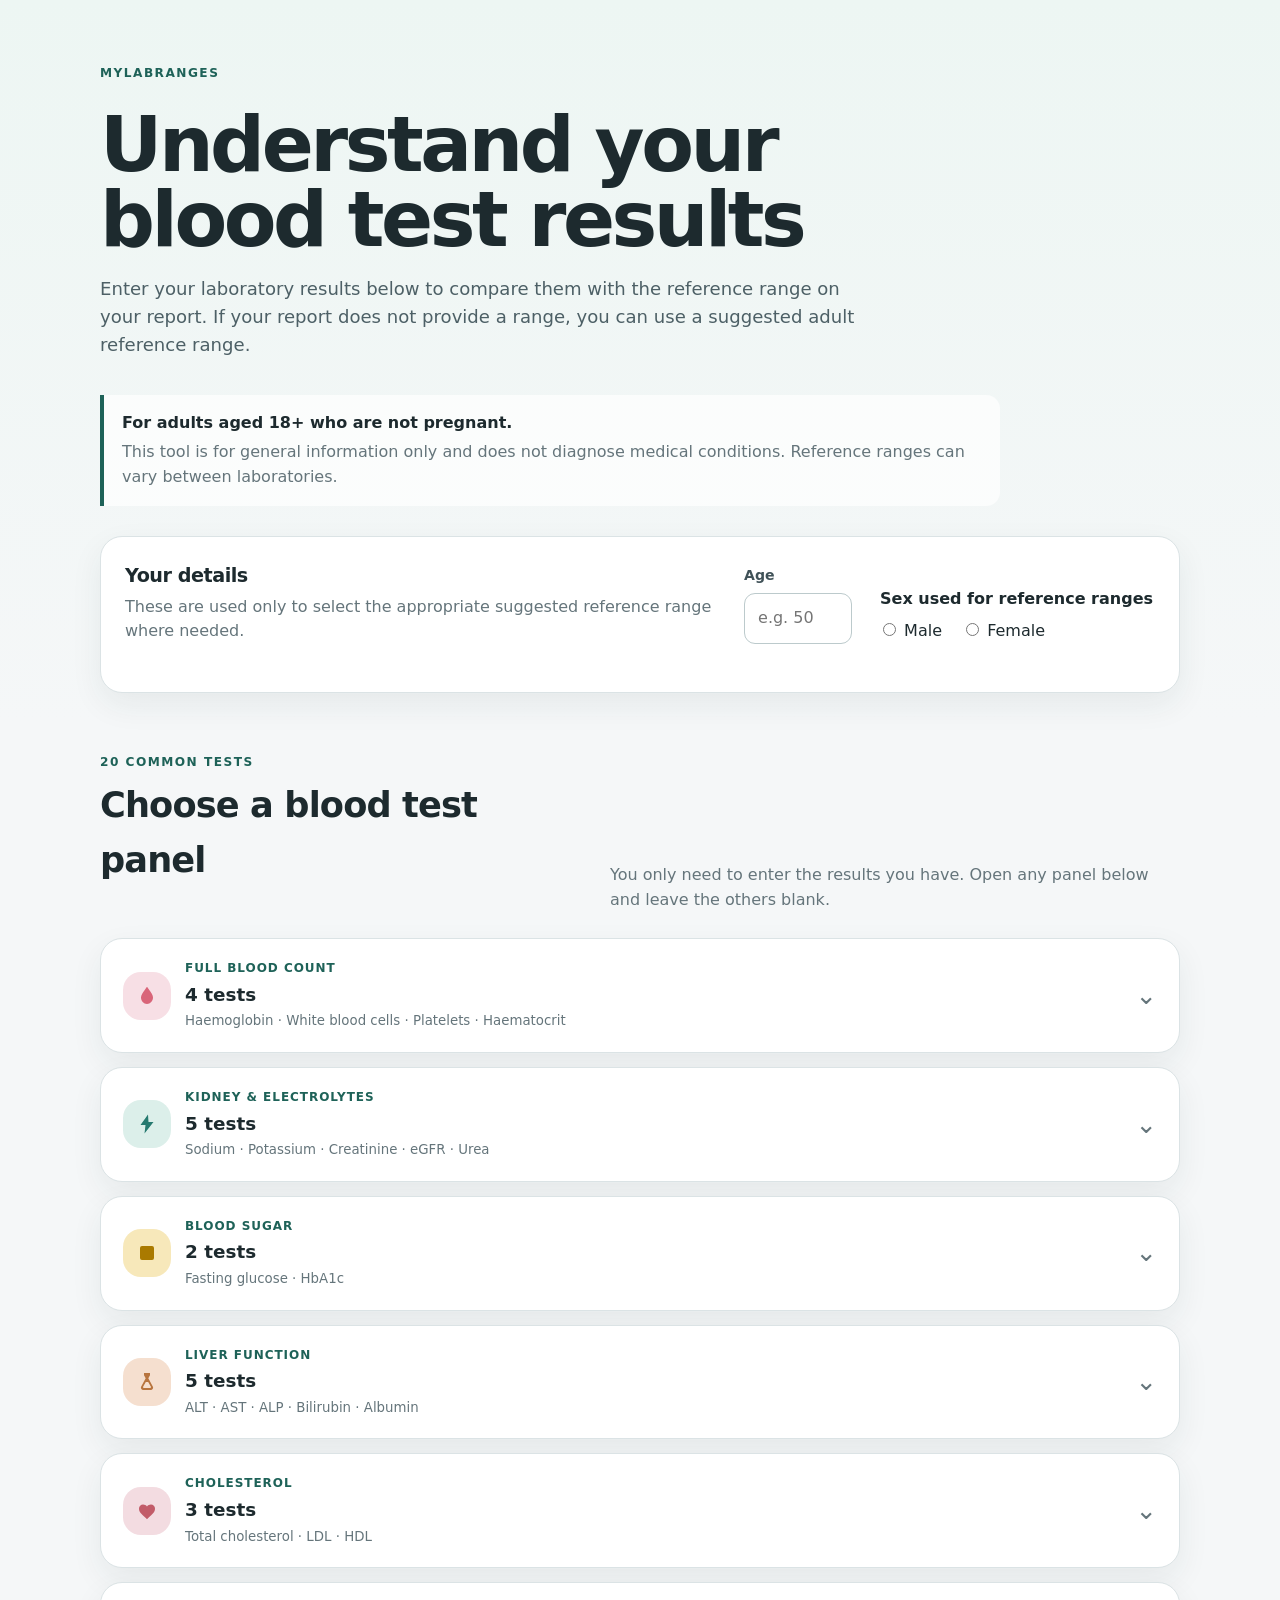
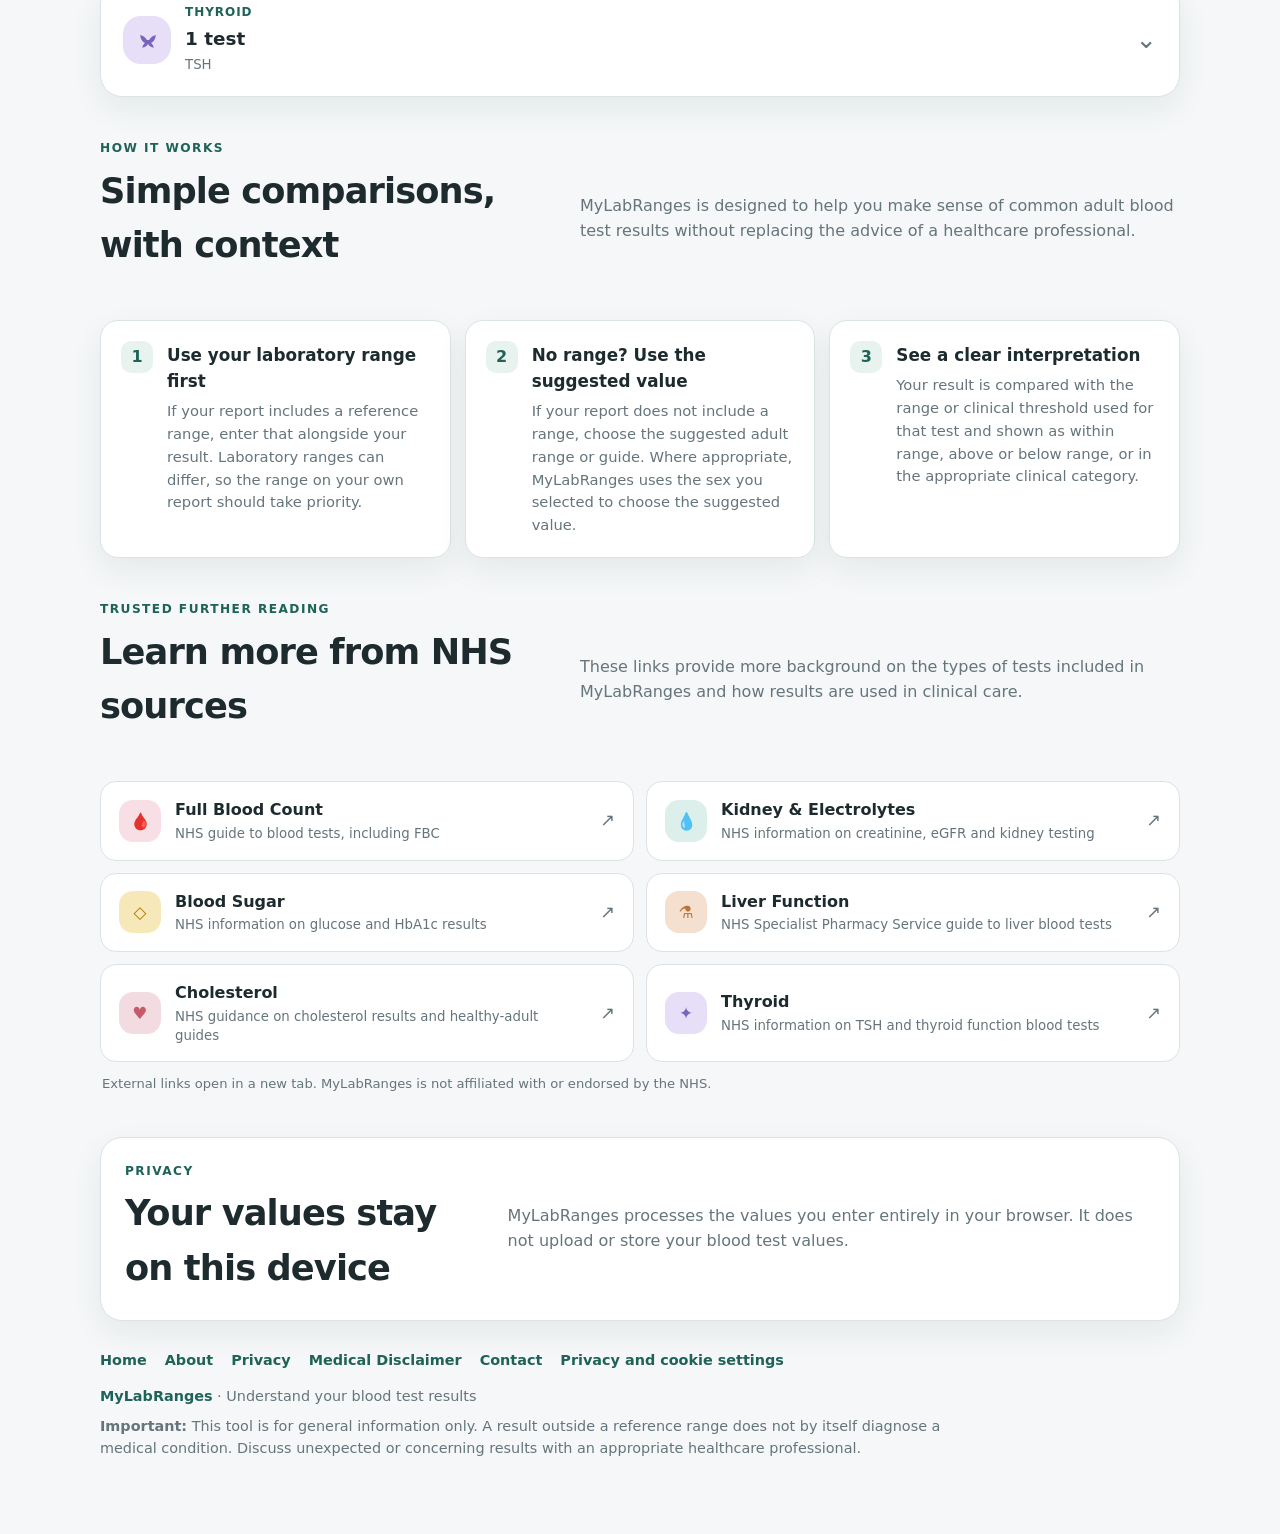
<file: index.html>
<!DOCTYPE html>
<html lang="en-GB">
<head>
  <meta charset="UTF-8" />
  <meta name="viewport" content="width=device-width, initial-scale=1.0" />

  <title>MyLabRanges | Understand your blood test results</title>
  <meta name="description" content="MyLabRanges helps adults compare common blood test results with the reference ranges on their laboratory report, or use suggested adult ranges when none are provided." />
  <meta name="robots" content="index, follow" />
  <link rel="canonical" href="https://mylabranges.com/" />

  <!-- Open Graph / social sharing -->
  <meta property="og:type" content="website" />
  <meta property="og:site_name" content="MyLabRanges" />
  <meta property="og:locale" content="en_GB" />
  <meta property="og:url" content="https://mylabranges.com/" />
  <meta property="og:title" content="MyLabRanges | Understand your blood test results" />
  <meta property="og:description" content="Compare common blood test results with the ranges on your laboratory report, or use suggested adult ranges when none are provided." />
  <meta property="og:image" content="https://mylabranges.com/social-preview.png" />
  <meta property="og:image:width" content="1200" />
  <meta property="og:image:height" content="630" />
  <meta property="og:image:alt" content="MyLabRanges – understand your blood test results" />

  <!-- X / Twitter -->
  <meta name="twitter:card" content="summary_large_image" />
  <meta name="twitter:title" content="MyLabRanges | Understand your blood test results" />
  <meta name="twitter:description" content="Compare common blood test results with your laboratory reference ranges or suggested adult ranges." />
  <meta name="twitter:image" content="https://mylabranges.com/social-preview.png" />

  <!-- Favicon and home-screen icons -->
  <link rel="icon" href="favicon.ico" sizes="any" />
  <link rel="icon" type="image/svg+xml" href="favicon.svg" />
  <link rel="icon" type="image/png" sizes="32x32" href="favicon-32x32.png" />
  <link rel="icon" type="image/png" sizes="16x16" href="favicon-16x16.png" />
  <link rel="apple-touch-icon" sizes="180x180" href="apple-touch-icon.png" />
  <link rel="manifest" href="site.webmanifest" />
  <meta name="theme-color" content="#17675d" />
  <meta name="apple-mobile-web-app-title" content="MyLabRanges" />
  <meta name="mobile-web-app-capable" content="yes" />

  <link rel="stylesheet" href="style.css" />
  <meta name="google-adsense-account" content="ca-pub-7759235938318828" />
  <!-- Google AdSense and published European consent message -->
  <script async src="https://pagead2.googlesyndication.com/pagead/js/adsbygoogle.js?client=ca-pub-7759235938318828" crossorigin="anonymous"></script>
  <script defer src="privacy-choices.js"></script>
</head>
<body>
  <header class="site-header">
    <div class="container hero">
      <p class="eyebrow">MyLabRanges</p>
      <h1>Understand your blood test results</h1>
      <p class="hero-copy">
        Enter your laboratory results below to compare them with the reference range on your report.
        If your report does not provide a range, you can use a suggested adult reference range.
      </p>

      <div class="notice" role="note">
        <strong>For adults aged 18+ who are not pregnant.</strong>
        <span>This tool is for general information only and does not diagnose medical conditions. Reference ranges can vary between laboratories.</span>
      </div>

      <section class="profile-card" aria-labelledby="your-details-heading">
        <div>
          <h2 id="your-details-heading">Your details</h2>
          <p>These are used only to select the appropriate suggested reference range where needed.</p>
        </div>
        <div class="profile-controls">
          <label class="field compact-field">
            <span>Age</span>
            <input id="age" type="number" min="0" max="120" inputmode="numeric" placeholder="e.g. 50" />
          </label>

          <fieldset class="sex-selector">
            <legend>Sex used for reference ranges</legend>
            <label><input type="radio" name="sex" value="male" /> Male</label>
            <label><input type="radio" name="sex" value="female" /> Female</label>
          </fieldset>
        </div>
        <p id="age-message" class="inline-message" aria-live="polite"></p>
      </section>
    </div>
  </header>

  <main class="container main-content">
    <section class="section-heading">
      <div>
        <p class="eyebrow">20 common tests</p>
        <h2>Choose a blood test panel</h2>
      </div>
      <p>You only need to enter the results you have. Open any panel below and leave the others blank.</p>
    </section>

    <div id="panels" class="panels"></div>

    <section id="summary-section" class="summary-section" hidden>
      <div class="section-heading compact">
        <div>
          <p class="eyebrow">Summary</p>
          <h2>Your results</h2>
        </div>
        <button id="clear-results" class="secondary-button" type="button">Clear all results</button>
      </div>
      <div id="summary-stats" class="summary-stats"></div>
      <div id="summary-list" class="summary-list"></div>
    </section>

    <section class="info-section" aria-labelledby="how-it-works-heading">
      <div class="section-heading compact info-heading">
        <div>
          <p class="eyebrow">How it works</p>
          <h2 id="how-it-works-heading">Simple comparisons, with context</h2>
        </div>
        <p>MyLabRanges is designed to help you make sense of common adult blood test results without replacing the advice of a healthcare professional.</p>
      </div>

      <div class="how-grid">
        <article class="how-card">
          <span class="how-number" aria-hidden="true">1</span>
          <div>
            <h3>Use your laboratory range first</h3>
            <p>If your report includes a reference range, enter that alongside your result. Laboratory ranges can differ, so the range on your own report should take priority.</p>
          </div>
        </article>

        <article class="how-card">
          <span class="how-number" aria-hidden="true">2</span>
          <div>
            <h3>No range? Use the suggested value</h3>
            <p>If your report does not include a range, choose the suggested adult range or guide. Where appropriate, MyLabRanges uses the sex you selected to choose the suggested value.</p>
          </div>
        </article>

        <article class="how-card">
          <span class="how-number" aria-hidden="true">3</span>
          <div>
            <h3>See a clear interpretation</h3>
            <p>Your result is compared with the range or clinical threshold used for that test and shown as within range, above or below range, or in the appropriate clinical category.</p>
          </div>
        </article>
      </div>
    </section>

    <section class="reading-section" aria-labelledby="further-reading-heading">
      <div class="section-heading compact info-heading">
        <div>
          <p class="eyebrow">Trusted further reading</p>
          <h2 id="further-reading-heading">Learn more from NHS sources</h2>
        </div>
        <p>These links provide more background on the types of tests included in MyLabRanges and how results are used in clinical care.</p>
      </div>

      <div class="reading-grid">
        <a class="reading-card reading-fbc" href="https://www.nhs.uk/tests-and-treatments/blood-tests/" target="_blank" rel="noopener noreferrer">
          <span class="reading-icon" aria-hidden="true">🩸</span>
          <span><strong>Full Blood Count</strong><small>NHS guide to blood tests, including FBC</small></span>
          <span class="external-arrow" aria-hidden="true">↗</span>
        </a>

        <a class="reading-card reading-kidney" href="https://www.nhs.uk/conditions/kidney-disease/diagnosis/" target="_blank" rel="noopener noreferrer">
          <span class="reading-icon" aria-hidden="true">💧</span>
          <span><strong>Kidney &amp; Electrolytes</strong><small>NHS information on creatinine, eGFR and kidney testing</small></span>
          <span class="external-arrow" aria-hidden="true">↗</span>
        </a>

        <a class="reading-card reading-glucose" href="https://www.nhs.uk/conditions/high-blood-sugar-hyperglycaemia/" target="_blank" rel="noopener noreferrer">
          <span class="reading-icon" aria-hidden="true">◇</span>
          <span><strong>Blood Sugar</strong><small>NHS information on glucose and HbA1c results</small></span>
          <span class="external-arrow" aria-hidden="true">↗</span>
        </a>

        <a class="reading-card reading-liver" href="https://www.sps.nhs.uk/articles/assessing-liver-function-and-interpreting-liver-blood-tests/" target="_blank" rel="noopener noreferrer">
          <span class="reading-icon" aria-hidden="true">⚗</span>
          <span><strong>Liver Function</strong><small>NHS Specialist Pharmacy Service guide to liver blood tests</small></span>
          <span class="external-arrow" aria-hidden="true">↗</span>
        </a>

        <a class="reading-card reading-cholesterol" href="https://www.nhs.uk/conditions/high-cholesterol/cholesterol-levels/" target="_blank" rel="noopener noreferrer">
          <span class="reading-icon" aria-hidden="true">♥</span>
          <span><strong>Cholesterol</strong><small>NHS guidance on cholesterol results and healthy-adult guides</small></span>
          <span class="external-arrow" aria-hidden="true">↗</span>
        </a>

        <a class="reading-card reading-thyroid" href="https://www.nhs.uk/conditions/overactive-thyroid-hyperthyroidism/diagnosis/" target="_blank" rel="noopener noreferrer">
          <span class="reading-icon" aria-hidden="true">✦</span>
          <span><strong>Thyroid</strong><small>NHS information on TSH and thyroid function blood tests</small></span>
          <span class="external-arrow" aria-hidden="true">↗</span>
        </a>
      </div>

      <p class="reading-note">External links open in a new tab. MyLabRanges is not affiliated with or endorsed by the NHS.</p>
    </section>

    <section class="privacy-card">
      <div>
        <p class="eyebrow">Privacy</p>
        <h2>Your values stay on this device</h2>
      </div>
      <p>MyLabRanges processes the values you enter entirely in your browser. It does not upload or store your blood test values.</p>
    </section>

    <footer>
      <nav class="footer-links" aria-label="Site information">
        <a href="/">Home</a>
        <a href="about.html">About</a>
        <a href="privacy.html">Privacy</a>
        <a href="medical-disclaimer.html">Medical Disclaimer</a>
        <a href="contact.html">Contact</a>
              <a href="privacy.html#privacy-choices" data-privacy-choices>Privacy and cookie settings</a>
      </nav>
      <p class="footer-brand"><strong>MyLabRanges</strong> · Understand your blood test results</p>
      <p><strong>Important:</strong> This tool is for general information only. A result outside a reference range does not by itself diagnose a medical condition. Discuss unexpected or concerning results with an appropriate healthcare professional.</p>
    </footer>
  </main>

  <script src="script.js"></script>

  <!-- Cloudflare Web Analytics -->
  <script type='module' src='https://static.cloudflareinsights.com/beacon.min.js' data-cf-beacon='{"token": "a8dce72ec40d4a29a853e3ef748583b7"}'></script>
  <!-- End Cloudflare Web Analytics -->
</body>
</html>
</file>
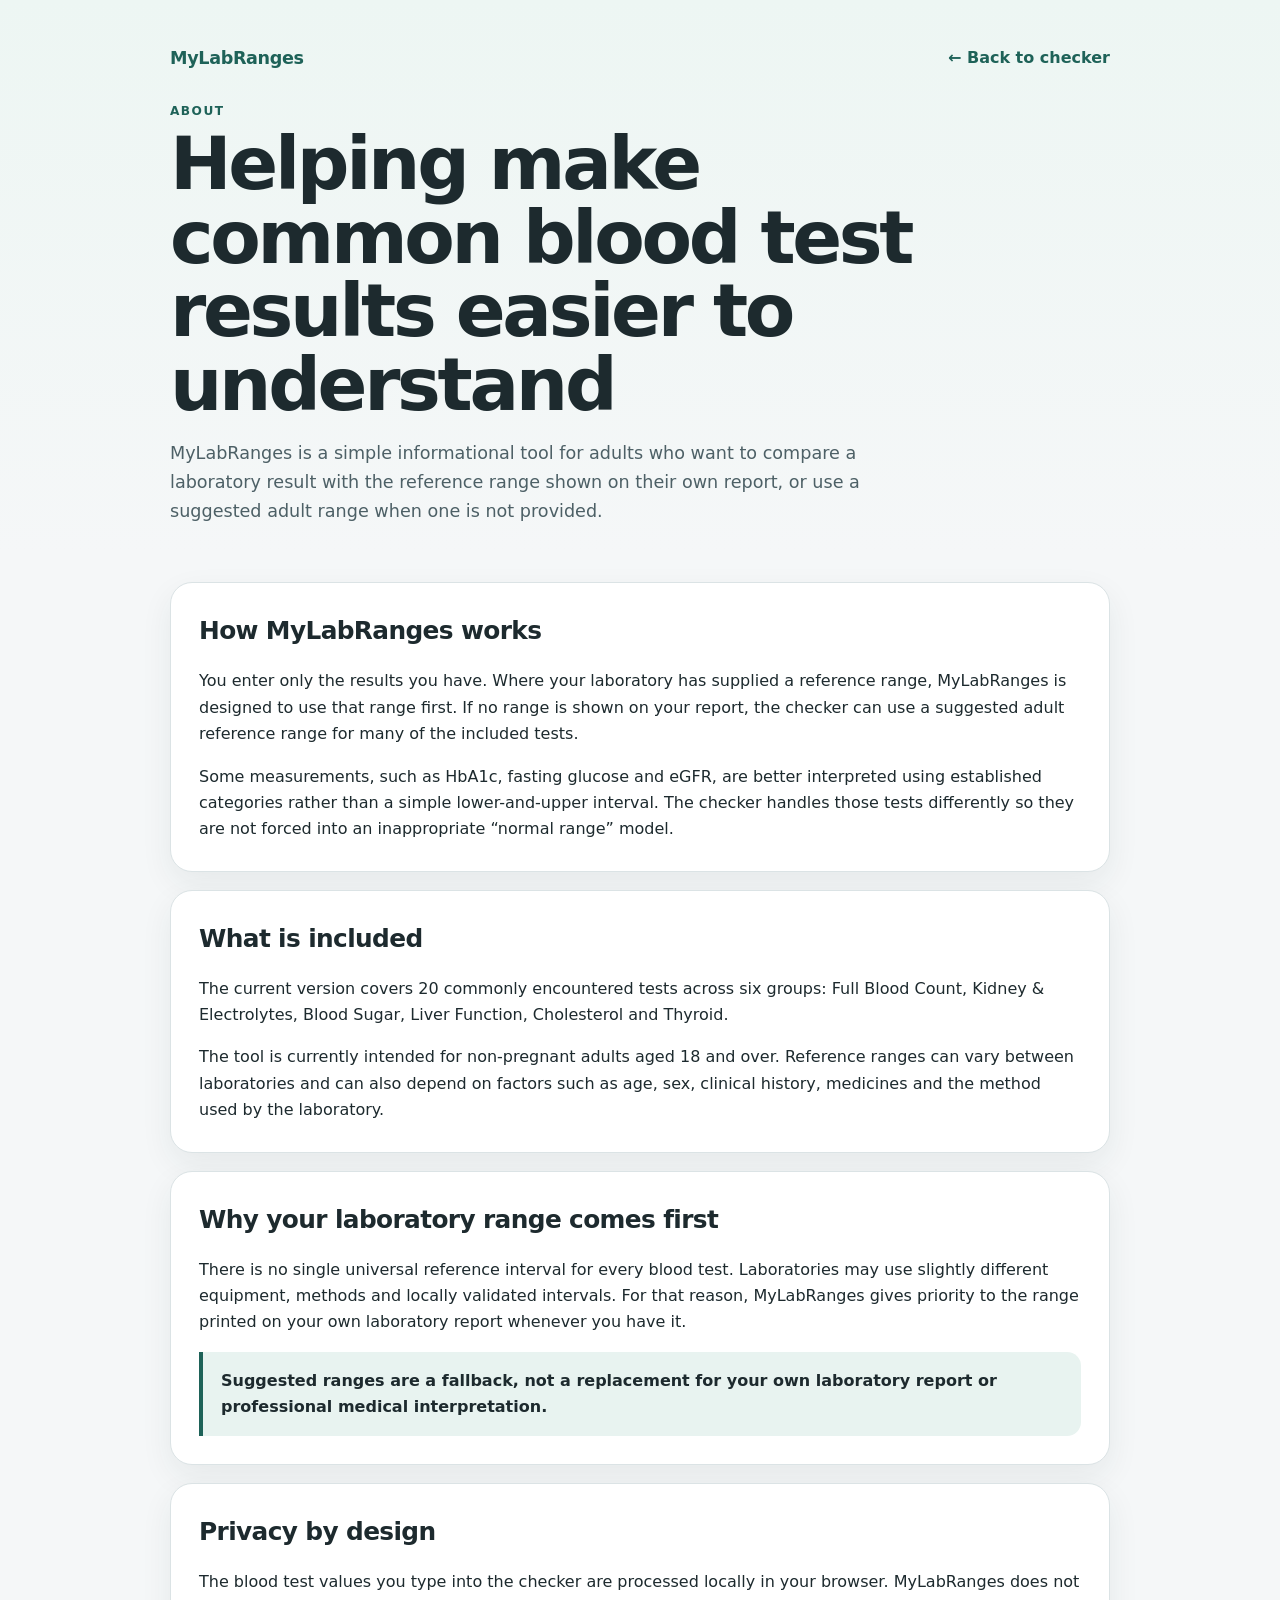
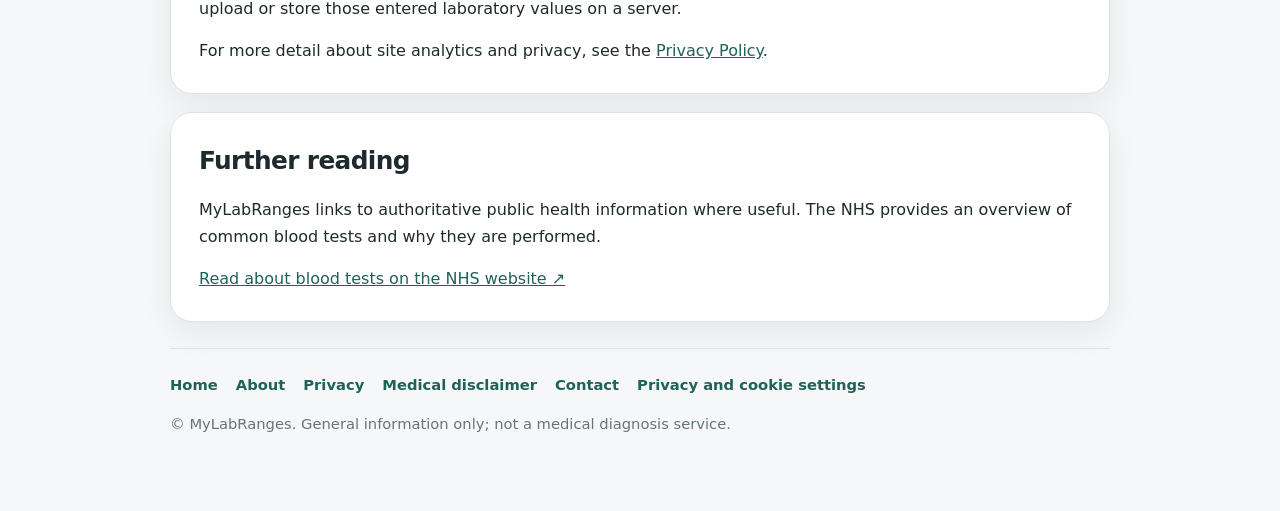
<file: about.html>
<!DOCTYPE html>
<html lang="en-GB">
<head>
  <meta charset="UTF-8" />
  <meta name="viewport" content="width=device-width, initial-scale=1.0" />
  <meta name="description" content="About MyLabRanges: a simple browser-based tool for comparing adult blood test results with laboratory or suggested reference ranges." />
  <link rel="canonical" href="https://mylabranges.com/about.html" />
  <title>About MyLabRanges</title>
  <link rel="stylesheet" href="support-pages.css" />
  <link rel="icon" type="image/png" sizes="32x32" href="favicon-32x32.png" />
  <link rel="apple-touch-icon" sizes="180x180" href="apple-touch-icon.png" />
  <meta name="google-adsense-account" content="ca-pub-7759235938318828" />
  <!-- Google AdSense and published European consent message -->
  <script async src="https://pagead2.googlesyndication.com/pagead/js/adsbygoogle.js?client=ca-pub-7759235938318828" crossorigin="anonymous"></script>
  <script defer src="privacy-choices.js"></script>
</head>
<body>
  <header class="site-header">
    <div class="container">
      <div class="brand-row">
        <a class="brand" href="/">MyLabRanges</a>
        <a class="back-link" href="/">← Back to checker</a>
      </div>
      <p class="eyebrow">About</p>
      <h1>Helping make common blood test results easier to understand</h1>
      <p class="lead">MyLabRanges is a simple informational tool for adults who want to compare a laboratory result with the reference range shown on their own report, or use a suggested adult range when one is not provided.</p>
    </div>
  </header>

  <main class="container">
    <section class="card">
      <h2>How MyLabRanges works</h2>
      <p>You enter only the results you have. Where your laboratory has supplied a reference range, MyLabRanges is designed to use that range first. If no range is shown on your report, the checker can use a suggested adult reference range for many of the included tests.</p>
      <p>Some measurements, such as HbA1c, fasting glucose and eGFR, are better interpreted using established categories rather than a simple lower-and-upper interval. The checker handles those tests differently so they are not forced into an inappropriate “normal range” model.</p>
    </section>

    <section class="card">
      <h2>What is included</h2>
      <p>The current version covers 20 commonly encountered tests across six groups: Full Blood Count, Kidney & Electrolytes, Blood Sugar, Liver Function, Cholesterol and Thyroid.</p>
      <p>The tool is currently intended for non-pregnant adults aged 18 and over. Reference ranges can vary between laboratories and can also depend on factors such as age, sex, clinical history, medicines and the method used by the laboratory.</p>
    </section>

    <section class="card">
      <h2>Why your laboratory range comes first</h2>
      <p>There is no single universal reference interval for every blood test. Laboratories may use slightly different equipment, methods and locally validated intervals. For that reason, MyLabRanges gives priority to the range printed on your own laboratory report whenever you have it.</p>
      <div class="note"><strong>Suggested ranges are a fallback, not a replacement for your own laboratory report or professional medical interpretation.</strong></div>
    </section>

    <section class="card">
      <h2>Privacy by design</h2>
      <p>The blood test values you type into the checker are processed locally in your browser. MyLabRanges does not upload or store those entered laboratory values on a server.</p>
      <p>For more detail about site analytics and privacy, see the <a href="privacy.html">Privacy Policy</a>.</p>
    </section>

    <section class="card">
      <h2>Further reading</h2>
      <p>MyLabRanges links to authoritative public health information where useful. The NHS provides an overview of common blood tests and why they are performed.</p>
      <p><a href="https://www.nhs.uk/tests-and-treatments/blood-tests/" target="_blank" rel="noopener noreferrer">Read about blood tests on the NHS website ↗</a></p>
    </section>

    <footer class="site-footer">
      <nav class="footer-links" aria-label="Site information">
        <a href="/">Home</a><a href="about.html">About</a><a href="privacy.html">Privacy</a><a href="medical-disclaimer.html">Medical disclaimer</a>
        <a href="contact.html">Contact</a>
              <a href="privacy.html#privacy-choices" data-privacy-choices>Privacy and cookie settings</a>
      </nav>
      <p>© MyLabRanges. General information only; not a medical diagnosis service.</p>
    </footer>
  </main>
</body>
</html>
</file>
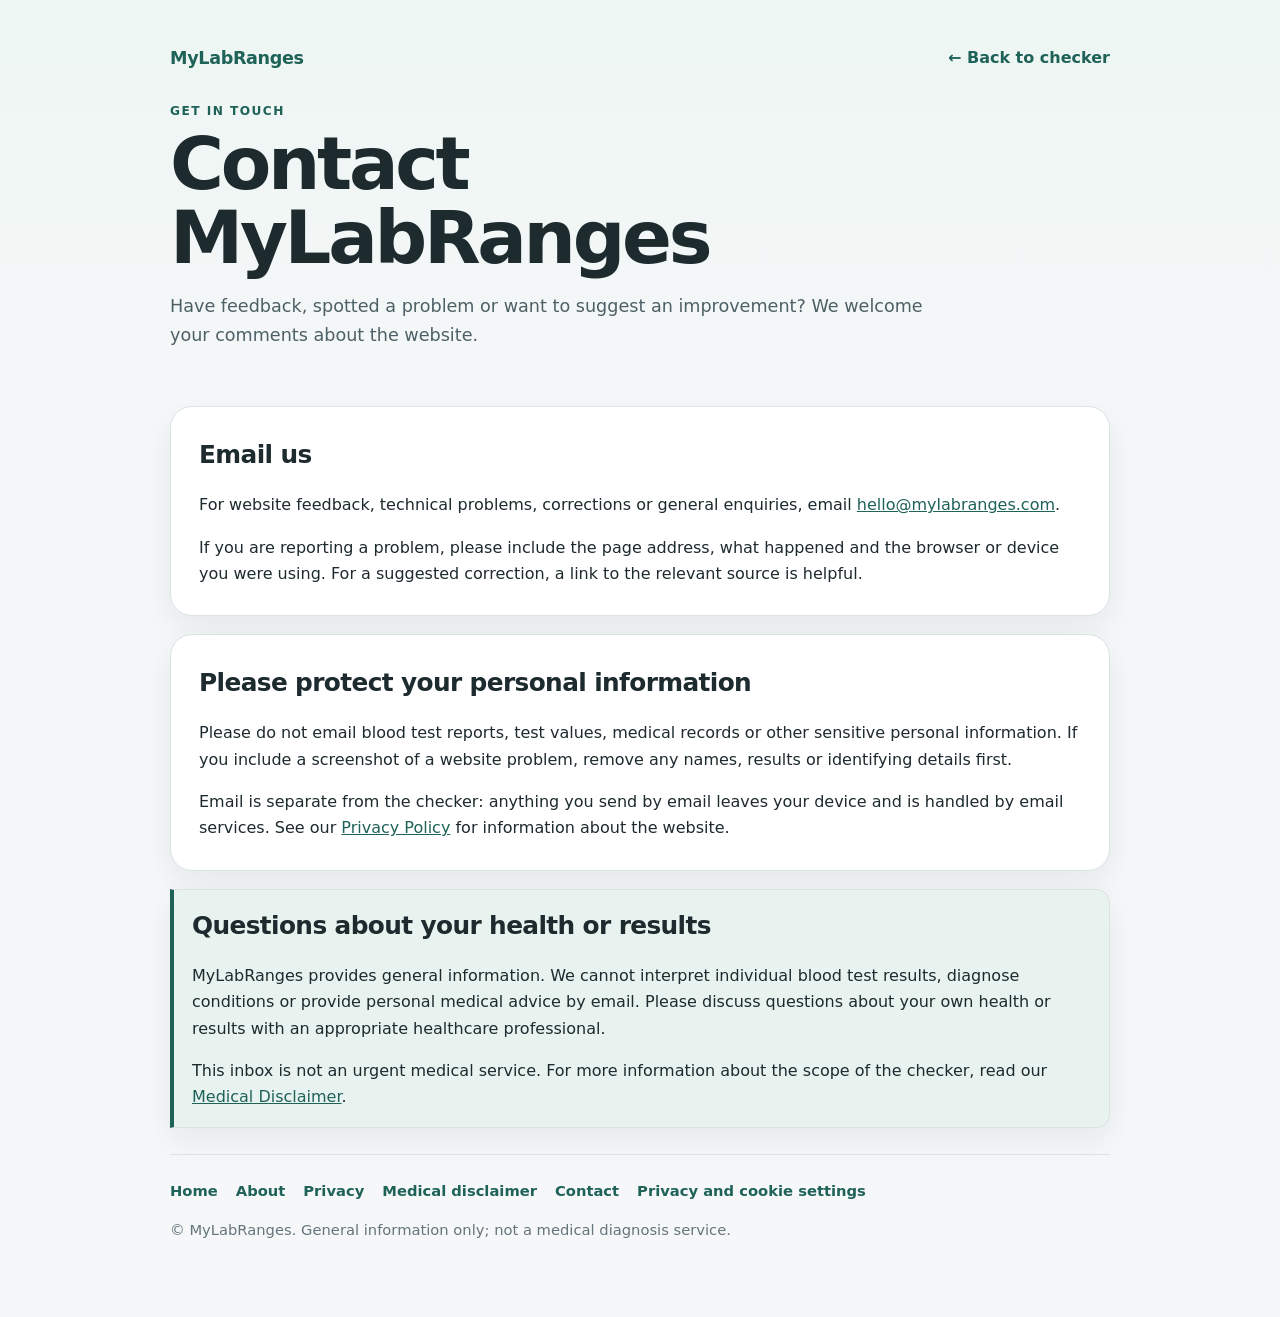
<file: contact.html>
<!DOCTYPE html>
<html lang="en-GB">
<head>
  <meta charset="UTF-8" />
  <meta name="viewport" content="width=device-width, initial-scale=1.0" />

  <title>Contact | MyLabRanges</title>
  <meta name="description" content="Contact MyLabRanges with website feedback, technical problems, corrections or general enquiries." />
  <meta name="robots" content="index, follow" />
  <link rel="canonical" href="https://mylabranges.com/contact.html" />

  <!-- Open Graph / social sharing -->
  <meta property="og:type" content="website" />
  <meta property="og:site_name" content="MyLabRanges" />
  <meta property="og:locale" content="en_GB" />
  <meta property="og:url" content="https://mylabranges.com/contact.html" />
  <meta property="og:title" content="Contact | MyLabRanges" />
  <meta property="og:description" content="Contact MyLabRanges with website feedback, technical problems, corrections or general enquiries." />
  <meta property="og:image" content="https://mylabranges.com/social-preview.png" />
  <meta property="og:image:width" content="1200" />
  <meta property="og:image:height" content="630" />
  <meta property="og:image:alt" content="MyLabRanges – understand your blood test results" />

  <!-- X / Twitter -->
  <meta name="twitter:card" content="summary_large_image" />
  <meta name="twitter:title" content="Contact | MyLabRanges" />
  <meta name="twitter:description" content="Contact MyLabRanges with website feedback, technical problems, corrections or general enquiries." />
  <meta name="twitter:image" content="https://mylabranges.com/social-preview.png" />

  <!-- Favicon and home-screen icons -->
  <link rel="icon" href="favicon.ico" sizes="any" />
  <link rel="icon" type="image/svg+xml" href="favicon.svg" />
  <link rel="icon" type="image/png" sizes="32x32" href="favicon-32x32.png" />
  <link rel="icon" type="image/png" sizes="16x16" href="favicon-16x16.png" />
  <link rel="apple-touch-icon" sizes="180x180" href="apple-touch-icon.png" />
  <link rel="manifest" href="site.webmanifest" />
  <meta name="theme-color" content="#17675d" />
  <meta name="apple-mobile-web-app-title" content="MyLabRanges" />
  <meta name="mobile-web-app-capable" content="yes" />

  <link rel="stylesheet" href="support-pages.css" />
  <meta name="google-adsense-account" content="ca-pub-7759235938318828" />
  <!-- Google AdSense and published European consent message -->
  <script async src="https://pagead2.googlesyndication.com/pagead/js/adsbygoogle.js?client=ca-pub-7759235938318828" crossorigin="anonymous"></script>
  <script defer src="privacy-choices.js"></script>
</head>
<body>
  <header class="site-header">
    <div class="container">
      <div class="brand-row">
        <a class="brand" href="/">MyLabRanges</a>
        <a class="back-link" href="/">← Back to checker</a>
      </div>
      <p class="eyebrow">Get in touch</p>
      <h1>Contact MyLabRanges</h1>
      <p class="lead">Have feedback, spotted a problem or want to suggest an improvement? We welcome your comments about the website.</p>
    </div>
  </header>

  <main class="container">
    <section class="card" aria-labelledby="email-heading">
      <h2 id="email-heading">Email us</h2>
      <p>For website feedback, technical problems, corrections or general enquiries, email <a href="mailto:hello@mylabranges.com">hello@mylabranges.com</a>.</p>
      <p>If you are reporting a problem, please include the page address, what happened and the browser or device you were using. For a suggested correction, a link to the relevant source is helpful.</p>
    </section>

    <section class="card" aria-labelledby="privacy-heading">
      <h2 id="privacy-heading">Please protect your personal information</h2>
      <p>Please do not email blood test reports, test values, medical records or other sensitive personal information. If you include a screenshot of a website problem, remove any names, results or identifying details first.</p>
      <p>Email is separate from the checker: anything you send by email leaves your device and is handled by email services. See our <a href="privacy.html">Privacy Policy</a> for information about the website.</p>
    </section>

    <section class="card note" aria-labelledby="medical-heading">
      <h2 id="medical-heading">Questions about your health or results</h2>
      <p>MyLabRanges provides general information. We cannot interpret individual blood test results, diagnose conditions or provide personal medical advice by email. Please discuss questions about your own health or results with an appropriate healthcare professional.</p>
      <p>This inbox is not an urgent medical service. For more information about the scope of the checker, read our <a href="medical-disclaimer.html">Medical Disclaimer</a>.</p>
    </section>

    <footer class="site-footer">
      <nav class="footer-links" aria-label="Site information">
        <a href="/">Home</a><a href="about.html">About</a><a href="privacy.html">Privacy</a><a href="medical-disclaimer.html">Medical disclaimer</a>
        <a href="contact.html" aria-current="page">Contact</a>
              <a href="privacy.html#privacy-choices" data-privacy-choices>Privacy and cookie settings</a>
      </nav>
      <p>© MyLabRanges. General information only; not a medical diagnosis service.</p>
    </footer>
  </main>

  <!-- Cloudflare Web Analytics -->
  <script type='module' src='https://static.cloudflareinsights.com/beacon.min.js' data-cf-beacon='{"token": "a8dce72ec40d4a29a853e3ef748583b7"}'></script>
  <!-- End Cloudflare Web Analytics -->
</body>
</html>
</file>
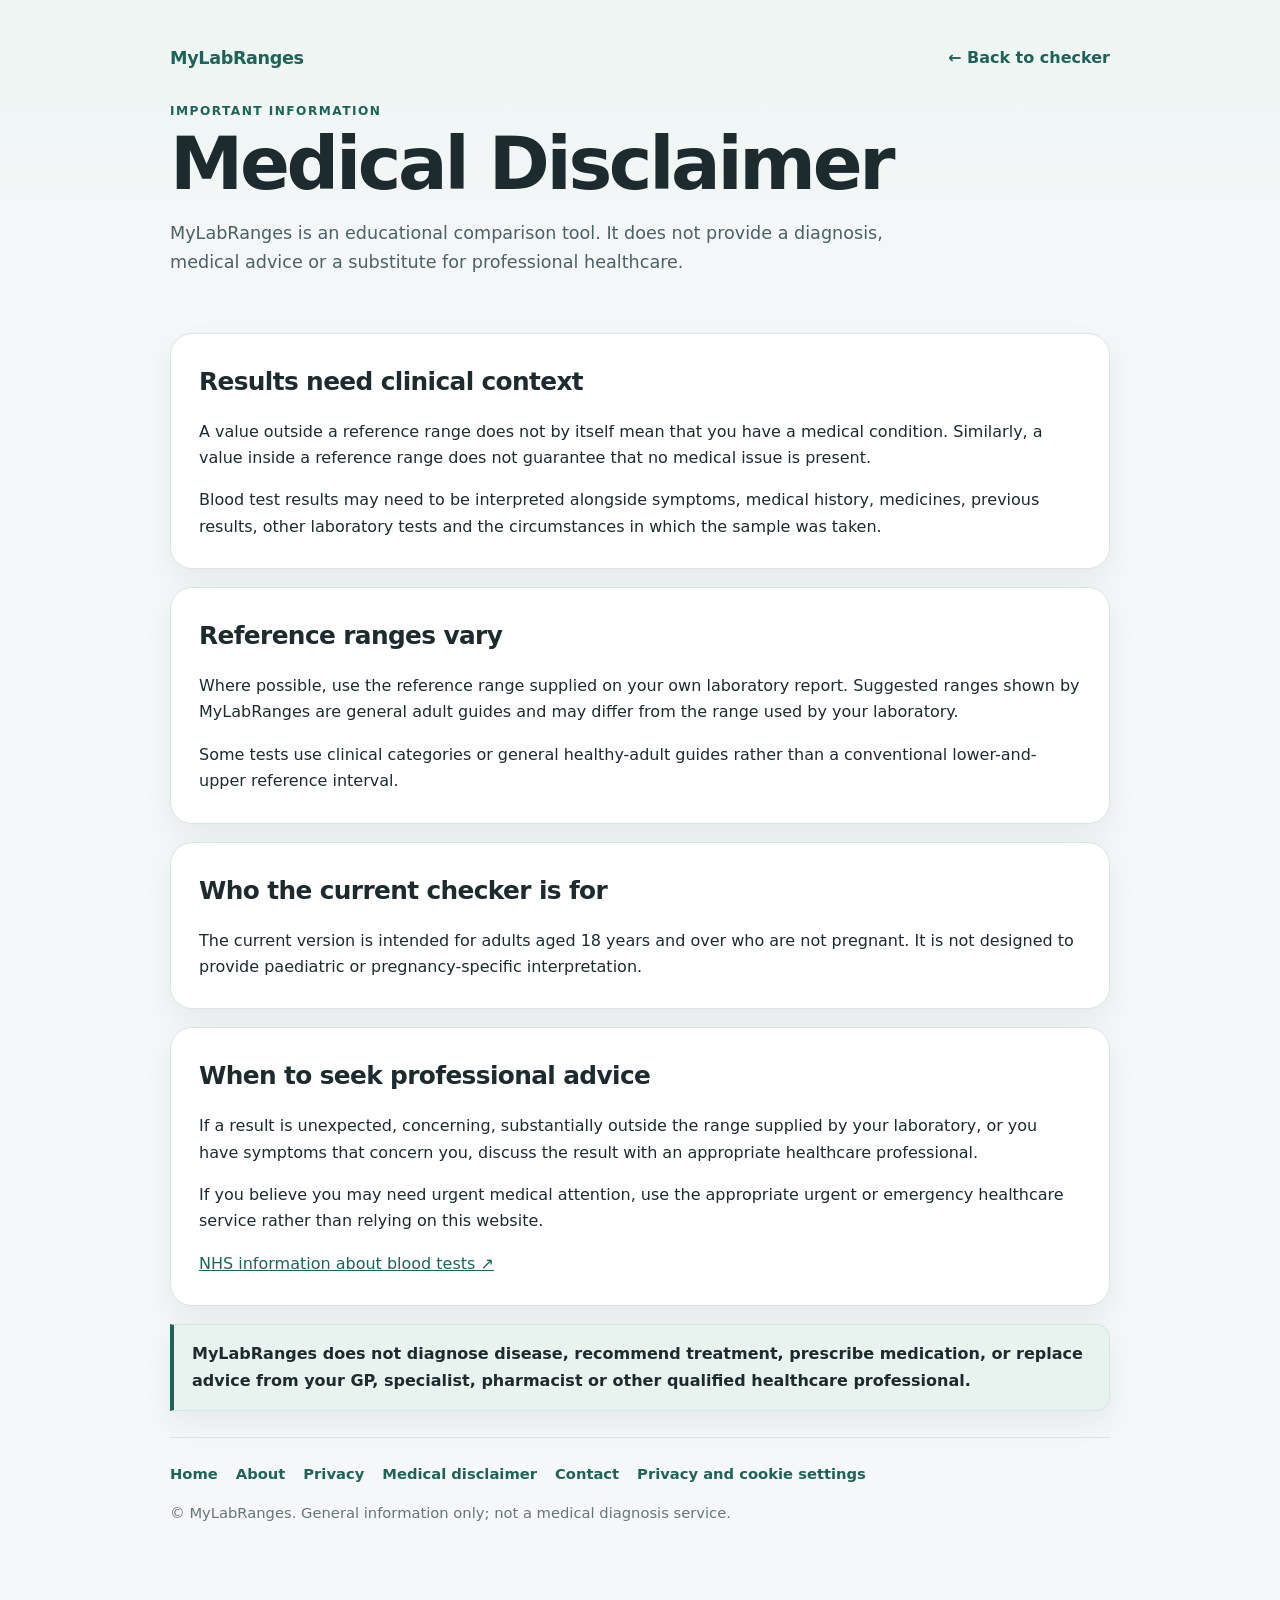
<file: medical-disclaimer.html>
<!DOCTYPE html>
<html lang="en-GB">
<head>
  <meta charset="UTF-8" />
  <meta name="viewport" content="width=device-width, initial-scale=1.0" />
  <meta name="description" content="Medical disclaimer for MyLabRanges: blood test comparisons are for general information and are not medical advice or diagnosis." />
  <link rel="canonical" href="https://mylabranges.com/medical-disclaimer.html" />
  <title>Medical Disclaimer | MyLabRanges</title>
  <link rel="stylesheet" href="support-pages.css" />
  <link rel="icon" type="image/png" sizes="32x32" href="favicon-32x32.png" />
  <link rel="apple-touch-icon" sizes="180x180" href="apple-touch-icon.png" />
  <meta name="google-adsense-account" content="ca-pub-7759235938318828" />
  <!-- Google AdSense and published European consent message -->
  <script async src="https://pagead2.googlesyndication.com/pagead/js/adsbygoogle.js?client=ca-pub-7759235938318828" crossorigin="anonymous"></script>
  <script defer src="privacy-choices.js"></script>
</head>
<body>
  <header class="site-header">
    <div class="container">
      <div class="brand-row">
        <a class="brand" href="/">MyLabRanges</a>
        <a class="back-link" href="/">← Back to checker</a>
      </div>
      <p class="eyebrow">Important information</p>
      <h1>Medical Disclaimer</h1>
      <p class="lead">MyLabRanges is an educational comparison tool. It does not provide a diagnosis, medical advice or a substitute for professional healthcare.</p>
    </div>
  </header>

  <main class="container">
    <section class="card">
      <h2>Results need clinical context</h2>
      <p>A value outside a reference range does not by itself mean that you have a medical condition. Similarly, a value inside a reference range does not guarantee that no medical issue is present.</p>
      <p>Blood test results may need to be interpreted alongside symptoms, medical history, medicines, previous results, other laboratory tests and the circumstances in which the sample was taken.</p>
    </section>

    <section class="card">
      <h2>Reference ranges vary</h2>
      <p>Where possible, use the reference range supplied on your own laboratory report. Suggested ranges shown by MyLabRanges are general adult guides and may differ from the range used by your laboratory.</p>
      <p>Some tests use clinical categories or general healthy-adult guides rather than a conventional lower-and-upper reference interval.</p>
    </section>

    <section class="card">
      <h2>Who the current checker is for</h2>
      <p>The current version is intended for adults aged 18 years and over who are not pregnant. It is not designed to provide paediatric or pregnancy-specific interpretation.</p>
    </section>

    <section class="card">
      <h2>When to seek professional advice</h2>
      <p>If a result is unexpected, concerning, substantially outside the range supplied by your laboratory, or you have symptoms that concern you, discuss the result with an appropriate healthcare professional.</p>
      <p>If you believe you may need urgent medical attention, use the appropriate urgent or emergency healthcare service rather than relying on this website.</p>
      <p><a href="https://www.nhs.uk/tests-and-treatments/blood-tests/" target="_blank" rel="noopener noreferrer">NHS information about blood tests ↗</a></p>
    </section>

    <section class="card note">
      <strong>MyLabRanges does not diagnose disease, recommend treatment, prescribe medication, or replace advice from your GP, specialist, pharmacist or other qualified healthcare professional.</strong>
    </section>

    <footer class="site-footer">
      <nav class="footer-links" aria-label="Site information">
        <a href="/">Home</a><a href="about.html">About</a><a href="privacy.html">Privacy</a><a href="medical-disclaimer.html">Medical disclaimer</a>
        <a href="contact.html">Contact</a>
              <a href="privacy.html#privacy-choices" data-privacy-choices>Privacy and cookie settings</a>
      </nav>
      <p>© MyLabRanges. General information only; not a medical diagnosis service.</p>
    </footer>
  </main>
</body>
</html>
</file>
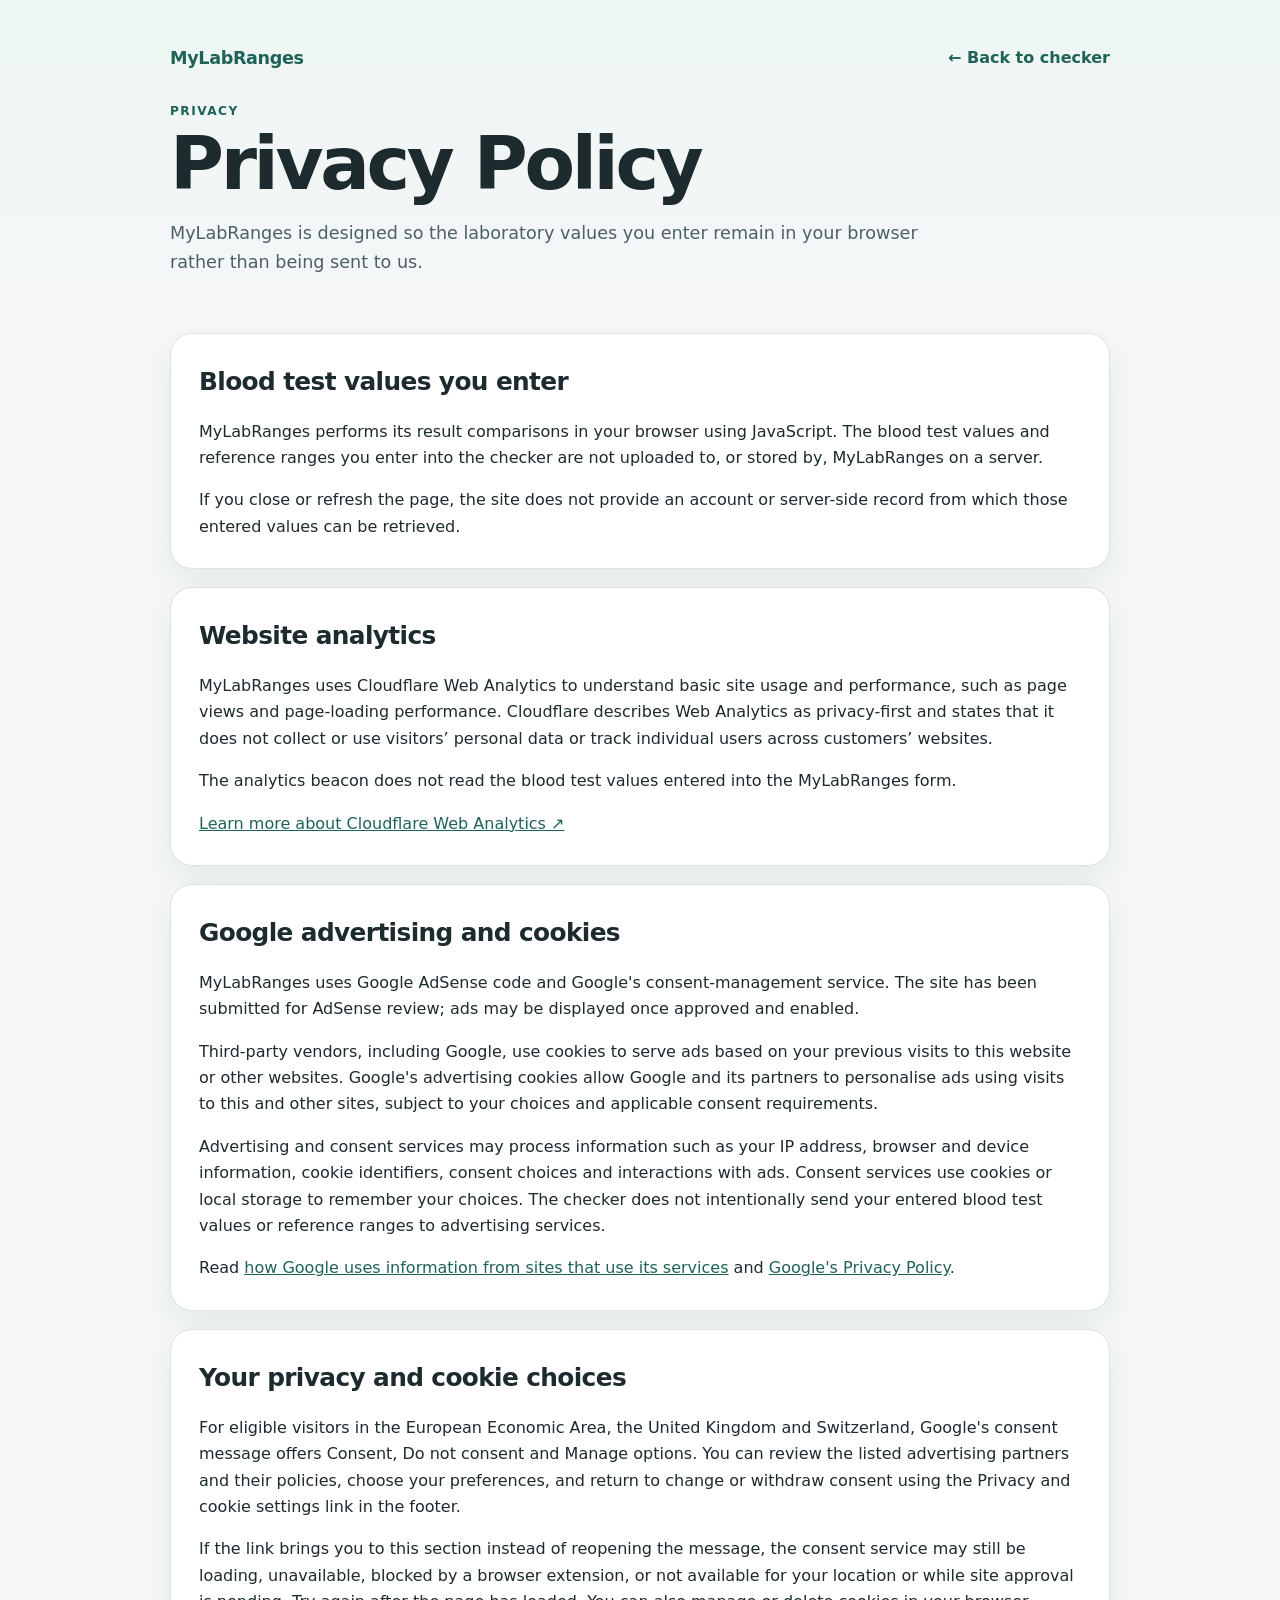
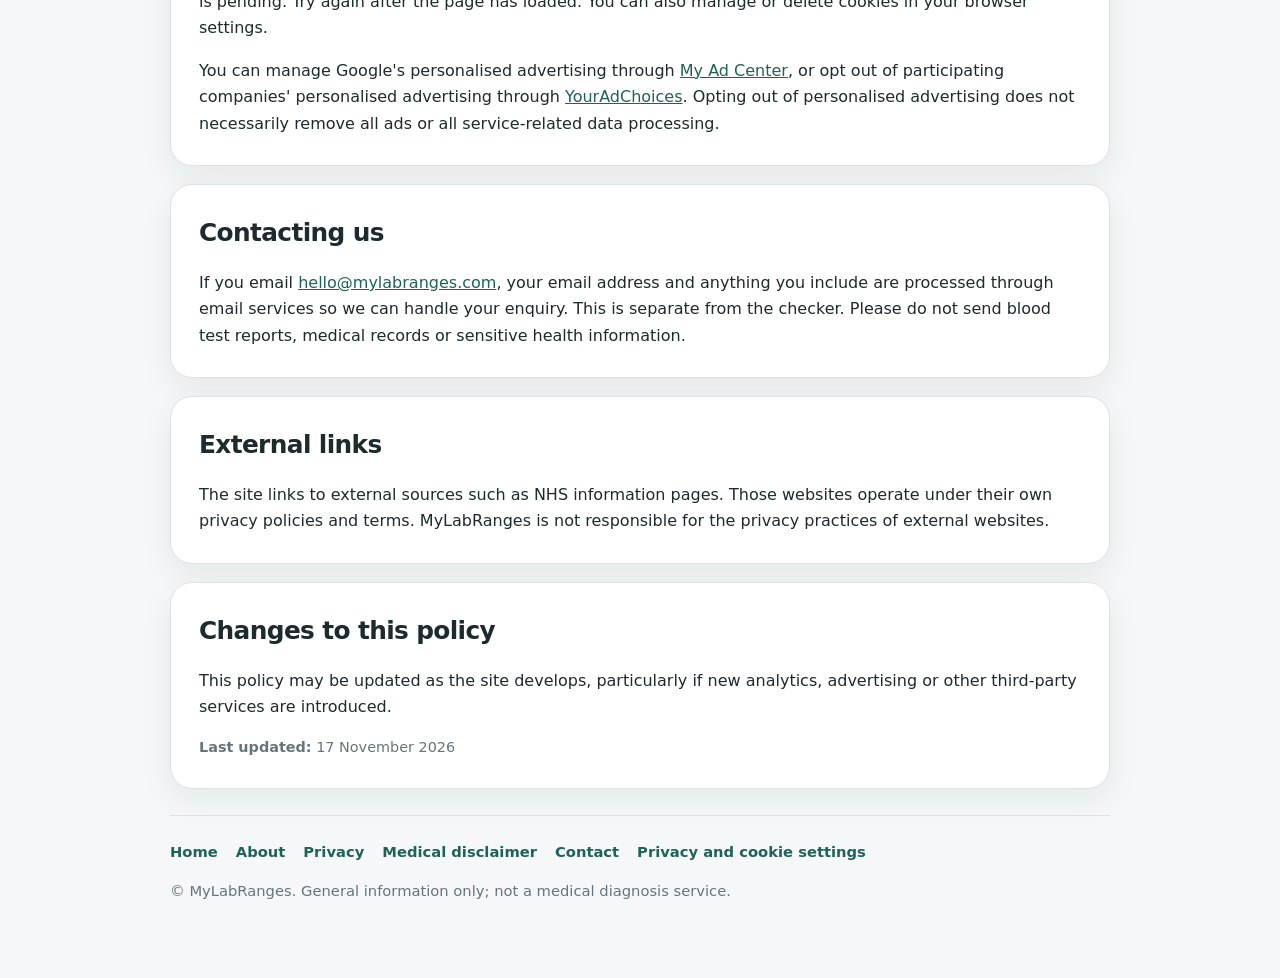
<file: privacy.html>
<!DOCTYPE html>
<html lang="en-GB">
<head>
  <meta charset="UTF-8" />
  <meta name="viewport" content="width=device-width, initial-scale=1.0" />
  <meta name="description" content="Privacy Policy for MyLabRanges, including how entered blood test values and Cloudflare Web Analytics are handled." />
  <link rel="canonical" href="https://mylabranges.com/privacy.html" />
  <title>Privacy Policy | MyLabRanges</title>
  <link rel="stylesheet" href="support-pages.css" />
  <link rel="icon" type="image/png" sizes="32x32" href="favicon-32x32.png" />
  <link rel="apple-touch-icon" sizes="180x180" href="apple-touch-icon.png" />
  <meta name="google-adsense-account" content="ca-pub-7759235938318828" />
  <!-- Google AdSense and published European consent message -->
  <script async src="https://pagead2.googlesyndication.com/pagead/js/adsbygoogle.js?client=ca-pub-7759235938318828" crossorigin="anonymous"></script>
  <script defer src="privacy-choices.js"></script>
</head>
<body>
  <header class="site-header">
    <div class="container">
      <div class="brand-row">
        <a class="brand" href="/">MyLabRanges</a>
        <a class="back-link" href="/">← Back to checker</a>
      </div>
      <p class="eyebrow">Privacy</p>
      <h1>Privacy Policy</h1>
      <p class="lead">MyLabRanges is designed so the laboratory values you enter remain in your browser rather than being sent to us.</p>
    </div>
  </header>

  <main class="container">
    <section class="card">
      <h2>Blood test values you enter</h2>
      <p>MyLabRanges performs its result comparisons in your browser using JavaScript. The blood test values and reference ranges you enter into the checker are not uploaded to, or stored by, MyLabRanges on a server.</p>
      <p>If you close or refresh the page, the site does not provide an account or server-side record from which those entered values can be retrieved.</p>
    </section>

    <section class="card">
      <h2>Website analytics</h2>
      <p>MyLabRanges uses Cloudflare Web Analytics to understand basic site usage and performance, such as page views and page-loading performance. Cloudflare describes Web Analytics as privacy-first and states that it does not collect or use visitors’ personal data or track individual users across customers’ websites.</p>
      <p>The analytics beacon does not read the blood test values entered into the MyLabRanges form.</p>
      <p><a href="https://developers.cloudflare.com/web-analytics/about/" target="_blank" rel="noopener noreferrer">Learn more about Cloudflare Web Analytics ↗</a></p>
    </section>

    <section class="card">
      <h2>Google advertising and cookies</h2>
      <p>MyLabRanges uses Google AdSense code and Google's consent-management service. The site has been submitted for AdSense review; ads may be displayed once approved and enabled.</p>
      <p>Third-party vendors, including Google, use cookies to serve ads based on your previous visits to this website or other websites. Google's advertising cookies allow Google and its partners to personalise ads using visits to this and other sites, subject to your choices and applicable consent requirements.</p>
      <p>Advertising and consent services may process information such as your IP address, browser and device information, cookie identifiers, consent choices and interactions with ads. Consent services use cookies or local storage to remember your choices. The checker does not intentionally send your entered blood test values or reference ranges to advertising services.</p>
      <p>Read <a href="https://policies.google.com/technologies/partner-sites" target="_blank" rel="noopener noreferrer">how Google uses information from sites that use its services</a> and <a href="https://policies.google.com/privacy" target="_blank" rel="noopener noreferrer">Google's Privacy Policy</a>.</p>
    </section>

    <section class="card" id="privacy-choices">
      <h2>Your privacy and cookie choices</h2>
      <p>For eligible visitors in the European Economic Area, the United Kingdom and Switzerland, Google's consent message offers Consent, Do not consent and Manage options. You can review the listed advertising partners and their policies, choose your preferences, and return to change or withdraw consent using the Privacy and cookie settings link in the footer.</p>
      <p>If the link brings you to this section instead of reopening the message, the consent service may still be loading, unavailable, blocked by a browser extension, or not available for your location or while site approval is pending. Try again after the page has loaded. You can also manage or delete cookies in your browser settings.</p>
      <p>You can manage Google's personalised advertising through <a href="https://myadcenter.google.com/" target="_blank" rel="noopener noreferrer">My Ad Center</a>, or opt out of participating companies' personalised advertising through <a href="https://www.aboutads.info/choices/" target="_blank" rel="noopener noreferrer">YourAdChoices</a>. Opting out of personalised advertising does not necessarily remove all ads or all service-related data processing.</p>
    </section>

    <section class="card">
      <h2>Contacting us</h2>
      <p>If you email <a href="mailto:hello@mylabranges.com">hello@mylabranges.com</a>, your email address and anything you include are processed through email services so we can handle your enquiry. This is separate from the checker. Please do not send blood test reports, medical records or sensitive health information.</p>
    </section>

    <section class="card">
      <h2>External links</h2>
      <p>The site links to external sources such as NHS information pages. Those websites operate under their own privacy policies and terms. MyLabRanges is not responsible for the privacy practices of external websites.</p>
    </section>

    <section class="card">
      <h2>Changes to this policy</h2>
      <p>This policy may be updated as the site develops, particularly if new analytics, advertising or other third-party services are introduced.</p>
      <p class="small"><strong>Last updated:</strong> 17 November 2026</p>
    </section>

    <footer class="site-footer">
      <nav class="footer-links" aria-label="Site information">
        <a href="/">Home</a><a href="about.html">About</a><a href="privacy.html">Privacy</a><a href="medical-disclaimer.html">Medical disclaimer</a>
        <a href="contact.html">Contact</a>
              <a href="privacy.html#privacy-choices" data-privacy-choices>Privacy and cookie settings</a>
      </nav>
      <p>© MyLabRanges. General information only; not a medical diagnosis service.</p>
    </footer>
  </main>
</body>
</html>
</file>
<file: style.css>
:root {
  --bg: #f5f7f8;
  --surface: #ffffff;
  --surface-soft: #f9fbfb;
  --text: #1d2a2e;
  --muted: #65757b;
  --border: #dbe3e5;
  --accent: #1e6258;
  --accent-soft: #e8f3f0;
  --good: #226b4b;
  --good-bg: #eaf6ef;
  --warn: #8a5a00;
  --warn-bg: #fff6df;
  --alert: #8c342f;
  --alert-bg: #fbecea;
  --shadow: 0 12px 32px rgba(35, 52, 58, 0.07);
  --radius-lg: 22px;
  --radius-md: 14px;
}

* { box-sizing: border-box; }
html { scroll-behavior: smooth; }
body {
  margin: 0;
  font-family: Inter, ui-sans-serif, system-ui, -apple-system, BlinkMacSystemFont, "Segoe UI", sans-serif;
  color: var(--text);
  background: var(--bg);
  line-height: 1.55;
}
button, input { font: inherit; }
.container { width: min(1080px, calc(100% - 32px)); margin: 0 auto; }
.site-header { background: linear-gradient(180deg, #edf6f3 0%, var(--bg) 100%); padding: 64px 0 30px; }
.hero { display: grid; gap: 18px; }
.eyebrow { margin: 0 0 6px; text-transform: uppercase; letter-spacing: .12em; font-size: .76rem; font-weight: 800; color: var(--accent); }
h1, h2, h3, p { margin-top: 0; }
h1 { font-size: clamp(2.35rem, 7vw, 4.8rem); line-height: .98; letter-spacing: -.045em; max-width: 850px; margin-bottom: 0; }
h2 { font-size: clamp(1.6rem, 3vw, 2.2rem); letter-spacing: -.025em; }
h3 { font-size: 1.28rem; margin-bottom: 6px; }
h3 span { color: var(--muted); font-size: .9rem; font-weight: 700; }
.hero-copy { max-width: 760px; font-size: 1.13rem; color: #4d6066; }
.notice { display: grid; gap: 4px; border-left: 4px solid var(--accent); background: rgba(255,255,255,.72); padding: 16px 18px; border-radius: 0 14px 14px 0; max-width: 900px; }
.notice span { color: var(--muted); }
.profile-card, .privacy-card { background: var(--surface); border: 1px solid var(--border); border-radius: var(--radius-lg); padding: 24px; box-shadow: var(--shadow); }
.profile-card { display: grid; grid-template-columns: 1fr auto; gap: 24px; align-items: end; margin-top: 12px; }
.profile-card h2 { font-size: 1.2rem; margin-bottom: 4px; }
.profile-card p { color: var(--muted); margin-bottom: 0; }
.profile-controls { display: flex; gap: 26px; align-items: end; }
.sex-selector { border: 0; padding: 0; margin: 0; }
.sex-selector legend { font-weight: 700; margin-bottom: 8px; }
.sex-selector label { margin-right: 14px; }
.main-content { padding: 30px 0 60px; }
.section-heading { display: flex; justify-content: space-between; align-items: end; gap: 40px; margin-bottom: 22px; }
.section-heading > p { max-width: 570px; color: var(--muted); margin-bottom: 4px; }
.section-heading.compact { align-items: center; }
.panels { display: grid; gap: 14px; }
.panel { background: var(--surface); border: 1px solid var(--border); border-radius: var(--radius-lg); overflow: hidden; box-shadow: var(--shadow); }
.panel summary { list-style: none; cursor: pointer; padding: 20px 22px; display: flex; justify-content: space-between; align-items: center; gap: 20px; }
.panel summary::-webkit-details-marker { display: none; }
.panel summary strong { display: block; font-size: 1.15rem; }
.panel summary small { color: var(--muted); display: block; margin-top: 2px; }
.panel-kicker { color: var(--accent); font-weight: 800; font-size: .75rem; text-transform: uppercase; letter-spacing: .08em; display: block; margin-bottom: 3px; }
.chevron { font-size: 1.6rem; transition: transform .2s ease; color: var(--muted); }
.panel[open] .chevron { transform: rotate(180deg); }
.panel-body { border-top: 1px solid var(--border); padding: 22px; background: var(--surface-soft); }
.test-card { background: var(--surface); border: 1px solid var(--border); border-radius: 18px; padding: 22px; }
.test-heading { display: flex; justify-content: space-between; align-items: start; gap: 20px; margin-bottom: 22px; }
.test-heading p { color: var(--muted); max-width: 760px; margin-bottom: 0; }
.unit-badge { white-space: nowrap; background: var(--accent-soft); color: var(--accent); padding: 6px 10px; border-radius: 999px; font-size: .82rem; font-weight: 800; }
.input-grid { display: grid; grid-template-columns: minmax(0, .8fr) minmax(0, 1.2fr); gap: 24px; align-items: start; }
.field { display: grid; gap: 7px; }
.field > span, .group-label { font-size: .88rem; font-weight: 750; color: #405258; }
.field input { width: 100%; border: 1px solid #bccacc; background: white; border-radius: 11px; padding: 12px 13px; outline: none; transition: .15s ease; }
.field input:focus { border-color: var(--accent); box-shadow: 0 0 0 3px rgba(30,98,88,.12); }
.field input:disabled { background: #eef2f2; color: #69777a; }
.compact-field input { width: 108px; }
.input-with-unit { display: flex; align-items: stretch; }
.input-with-unit input { border-radius: 11px 0 0 11px; }
.input-with-unit span { display: flex; align-items: center; border: 1px solid #bccacc; border-left: 0; background: #f3f6f6; border-radius: 0 11px 11px 0; padding: 0 12px; color: var(--muted); white-space: nowrap; font-size: .88rem; }
.range-entry { display: grid; gap: 11px; }
.range-grid { display: grid; grid-template-columns: 1fr 1fr; gap: 12px; }
.suggested-toggle { display: flex; gap: 9px; align-items: flex-start; font-size: .9rem; color: #425359; cursor: pointer; }
.suggested-toggle input { margin-top: 3px; }
.suggested-copy { color: var(--accent); font-size: .88rem; font-weight: 700; margin: 0; min-height: 1.4em; }
.threshold-card { background: var(--accent-soft); border-radius: 13px; padding: 14px 16px; margin-bottom: 18px; color: #31534f; }
.threshold-card p { margin: 0; }
.result-only { max-width: 420px; }
.result-box { margin-top: 20px; }
.result-card { border-radius: 15px; padding: 16px 18px; border: 1px solid transparent; }
.result-card h4 { margin: 0 0 7px; font-size: 1.03rem; }
.result-card p { margin: 4px 0 0; }
.result-card .meta { color: #526268; font-size: .91rem; }
.result-card.good { background: var(--good-bg); border-color: #c8e6d3; }
.result-card.warning { background: var(--warn-bg); border-color: #efd9a0; }
.result-card.alert { background: var(--alert-bg); border-color: #ebc8c4; }
.result-card.neutral { background: #f2f5f6; border-color: #dce3e5; }
.inline-message { grid-column: 1 / -1; color: var(--alert) !important; font-weight: 700; }
.summary-section { margin-top: 42px; }
.summary-stats { display: grid; grid-template-columns: repeat(4, 1fr); gap: 12px; margin-bottom: 14px; }
.stat { background: var(--surface); border: 1px solid var(--border); border-radius: 15px; padding: 16px; }
.stat strong { display: block; font-size: 1.5rem; }
.stat span { color: var(--muted); font-size: .86rem; }
.summary-list { display: grid; gap: 8px; }
.summary-row { display: grid; grid-template-columns: 1fr auto auto; gap: 18px; align-items: center; background: var(--surface); border: 1px solid var(--border); border-radius: 13px; padding: 14px 16px; }
.summary-row span { color: var(--muted); }
.status-pill { font-size: .82rem; font-weight: 800; border-radius: 999px; padding: 5px 9px; white-space: nowrap; }
.status-pill.good { background: var(--good-bg); color: var(--good); }
.status-pill.warning { background: var(--warn-bg); color: var(--warn); }
.status-pill.alert { background: var(--alert-bg); color: var(--alert); }
.secondary-button { border: 1px solid #b8c6c8; background: var(--surface); color: var(--text); border-radius: 10px; padding: 10px 14px; cursor: pointer; font-weight: 750; }
.secondary-button:hover { border-color: var(--accent); color: var(--accent); }
.privacy-card { margin-top: 42px; display: grid; grid-template-columns: .7fr 1.3fr; gap: 34px; align-items: center; }
.privacy-card h2 { margin-bottom: 0; }
.privacy-card p:last-child { margin-bottom: 0; color: var(--muted); }
footer { color: var(--muted); font-size: .9rem; max-width: 900px; margin-top: 28px; }

@media (max-width: 760px) {
  .site-header { padding-top: 40px; }
  .profile-card, .privacy-card, .input-grid { grid-template-columns: 1fr; }
  .profile-controls { display: grid; grid-template-columns: 1fr; gap: 16px; }
  .section-heading { display: grid; gap: 6px; align-items: start; }
  .summary-stats { grid-template-columns: 1fr 1fr; }
  .summary-row { grid-template-columns: 1fr auto; }
  .summary-row span:nth-child(2) { grid-row: 2; grid-column: 1 / -1; }
  .panel summary, .panel-body, .test-card { padding-left: 16px; padding-right: 16px; }
  .test-heading { display: grid; }
  .unit-badge { justify-self: start; }
}

@media (max-width: 480px) {
  .container { width: min(100% - 22px, 1080px); }
  h1 { font-size: 2.5rem; }
  .range-grid, .summary-stats { grid-template-columns: 1fr; }
  .sex-selector label { display: block; margin: 7px 0; }
}

/* Full 20-test panel layout + flat group icons */
.panel-body { display: grid; gap: 18px; }
.panel-summary-main { display: flex; align-items: center; gap: 14px; }
.panel-icon {
  width: 48px;
  height: 48px;
  display: inline-flex;
  align-items: center;
  justify-content: center;
  flex: 0 0 48px;
  border-radius: 18px;
  background: var(--panel-icon-bg, var(--accent-soft));
  color: var(--panel-icon-fg, var(--accent));
}
.panel-icon svg { width: 24px; height: 24px; display: block; }
.panel-fbc { --panel-icon-bg: #f7dfe5; --panel-icon-fg: #d96579; }
.panel-kidney { --panel-icon-bg: #dcefea; --panel-icon-fg: #267a70; }
.panel-glucose { --panel-icon-bg: #f7e8ba; --panel-icon-fg: #aa7a00; }
.panel-liver { --panel-icon-bg: #f5dfcf; --panel-icon-fg: #b8753f; }
.panel-cholesterol { --panel-icon-bg: #f3dce1; --panel-icon-fg: #c25c69; }
.panel-thyroid { --panel-icon-bg: #e7def7; --panel-icon-fg: #7864bc; }

/* Keep result / lower / upper entry boxes on one line on desktop. */
.aligned-range-grid > .field { padding-top: 31px; }
.aligned-single-grid { align-items: start; }
.aligned-single-grid > .field { padding-top: 0; }
.single-limit-entry { padding-top: 0; }

@media (max-width: 760px) {
  .panel-summary-main { gap: 12px; }
  .panel-icon { width: 42px; height: 42px; flex-basis: 42px; border-radius: 16px; }
  .panel-icon svg { width: 21px; height: 21px; }
  .aligned-range-grid > .field { padding-top: 0; }
}

.footer-brand { margin-bottom: 8px; color: var(--muted); }
.footer-brand strong { color: var(--accent); }


/* How it works + trusted further reading */
.info-section,
.reading-section {
  margin-top: 42px;
}
.info-heading {
  margin-bottom: 18px;
}
.info-heading > p {
  max-width: 600px;
}
.how-grid {
  display: grid;
  grid-template-columns: repeat(3, 1fr);
  gap: 14px;
}
.how-card {
  display: flex;
  gap: 14px;
  align-items: flex-start;
  background: var(--surface);
  border: 1px solid var(--border);
  border-radius: 18px;
  padding: 20px;
  box-shadow: var(--shadow);
}
.how-card h3 {
  font-size: 1.05rem;
  margin: 1px 0 6px;
}
.how-card p {
  color: var(--muted);
  font-size: .92rem;
  margin-bottom: 0;
}
.how-number {
  display: inline-flex;
  align-items: center;
  justify-content: center;
  width: 32px;
  height: 32px;
  flex: 0 0 32px;
  border-radius: 10px;
  background: var(--accent-soft);
  color: var(--accent);
  font-weight: 850;
}
.reading-grid {
  display: grid;
  grid-template-columns: repeat(2, 1fr);
  gap: 12px;
}
.reading-card {
  --reading-bg: var(--accent-soft);
  --reading-fg: var(--accent);
  display: grid;
  grid-template-columns: auto 1fr auto;
  align-items: center;
  gap: 14px;
  min-width: 0;
  padding: 16px 18px;
  color: var(--text);
  text-decoration: none;
  background: var(--surface);
  border: 1px solid var(--border);
  border-radius: 16px;
  transition: transform .15s ease, border-color .15s ease, box-shadow .15s ease;
}
.reading-card:hover,
.reading-card:focus-visible {
  transform: translateY(-1px);
  border-color: #b9cacc;
  box-shadow: 0 10px 24px rgba(35, 52, 58, 0.08);
}
.reading-card:focus-visible {
  outline: 3px solid rgba(30, 98, 88, .14);
  outline-offset: 2px;
}
.reading-icon {
  width: 42px;
  height: 42px;
  display: inline-flex;
  align-items: center;
  justify-content: center;
  border-radius: 14px;
  background: var(--reading-bg);
  color: var(--reading-fg);
  font-size: 1.05rem;
  font-weight: 900;
}
.reading-card strong,
.reading-card small {
  display: block;
}
.reading-card strong {
  margin-bottom: 2px;
}
.reading-card small {
  color: var(--muted);
  line-height: 1.4;
}
.external-arrow {
  color: var(--muted);
  font-size: 1.1rem;
}
.reading-fbc { --reading-bg: #f7dfe5; --reading-fg: #d96579; }
.reading-kidney { --reading-bg: #dcefea; --reading-fg: #267a70; }
.reading-glucose { --reading-bg: #f7e8ba; --reading-fg: #aa7a00; }
.reading-liver { --reading-bg: #f5dfcf; --reading-fg: #b8753f; }
.reading-cholesterol { --reading-bg: #f3dce1; --reading-fg: #c25c69; }
.reading-thyroid { --reading-bg: #e7def7; --reading-fg: #7864bc; }
.reading-note {
  color: var(--muted);
  font-size: .82rem;
  margin: 12px 2px 0;
}

@media (max-width: 760px) {
  .how-grid,
  .reading-grid { grid-template-columns: 1fr; }
}


/* Footer navigation */
.footer-links {
  display: flex;
  flex-wrap: wrap;
  gap: 10px 18px;
  margin: 0 0 14px;
}
.footer-links a {
  color: var(--accent);
  font-weight: 700;
  text-decoration: none;
}
.footer-links a:hover,
.footer-links a:focus-visible {
  text-decoration: underline;
}
</file>
<file: support-pages.css>
:root {
  --bg: #f5f7f8;
  --surface: #ffffff;
  --text: #1d2a2e;
  --muted: #65757b;
  --border: #dbe3e5;
  --accent: #1e6258;
  --accent-soft: #e8f3f0;
  --shadow: 0 12px 32px rgba(35, 52, 58, 0.07);
  --radius-lg: 22px;
}
* { box-sizing: border-box; }
html { scroll-behavior: smooth; }
body {
  margin: 0;
  font-family: Inter, ui-sans-serif, system-ui, -apple-system, BlinkMacSystemFont, "Segoe UI", sans-serif;
  color: var(--text);
  background: var(--bg);
  line-height: 1.65;
}
a { color: var(--accent); }
.container { width: min(940px, calc(100% - 32px)); margin: 0 auto; }
.site-header { background: linear-gradient(180deg, #edf6f3 0%, var(--bg) 100%); padding: 44px 0 28px; }
.brand-row { display: flex; align-items: center; justify-content: space-between; gap: 20px; }
.brand { color: var(--accent); text-decoration: none; font-weight: 850; letter-spacing: -.02em; font-size: 1.1rem; }
.back-link { text-decoration: none; font-weight: 700; }
.eyebrow { margin: 28px 0 6px; text-transform: uppercase; letter-spacing: .12em; font-size: .76rem; font-weight: 800; color: var(--accent); }
h1 { margin: 0; font-size: clamp(2.3rem, 7vw, 4.6rem); line-height: 1; letter-spacing: -.045em; max-width: 820px; }
.lead { max-width: 760px; color: #4d6066; font-size: 1.1rem; margin: 18px 0 0; }
main { padding: 28px 0 60px; }
.card { background: var(--surface); border: 1px solid var(--border); border-radius: var(--radius-lg); padding: 28px; box-shadow: var(--shadow); margin-bottom: 18px; }
.card h2 { margin: 0 0 10px; font-size: 1.55rem; letter-spacing: -.025em; }
.card h3 { margin: 22px 0 7px; font-size: 1.1rem; }
.card p:last-child { margin-bottom: 0; }
.note { border-left: 4px solid var(--accent); background: var(--accent-soft); padding: 16px 18px; border-radius: 0 14px 14px 0; }
.link-list { display: grid; gap: 10px; padding-left: 20px; }
.site-footer { margin-top: 26px; padding-top: 24px; border-top: 1px solid var(--border); color: var(--muted); font-size: .92rem; }
.footer-links { display: flex; flex-wrap: wrap; gap: 10px 18px; margin-bottom: 14px; }
.footer-links a { font-weight: 700; text-decoration: none; }
.small { color: var(--muted); font-size: .9rem; }
@media (max-width: 640px) {
  .site-header { padding-top: 28px; }
  .brand-row { align-items: flex-start; }
  .card { padding: 22px; }
}
</file>
